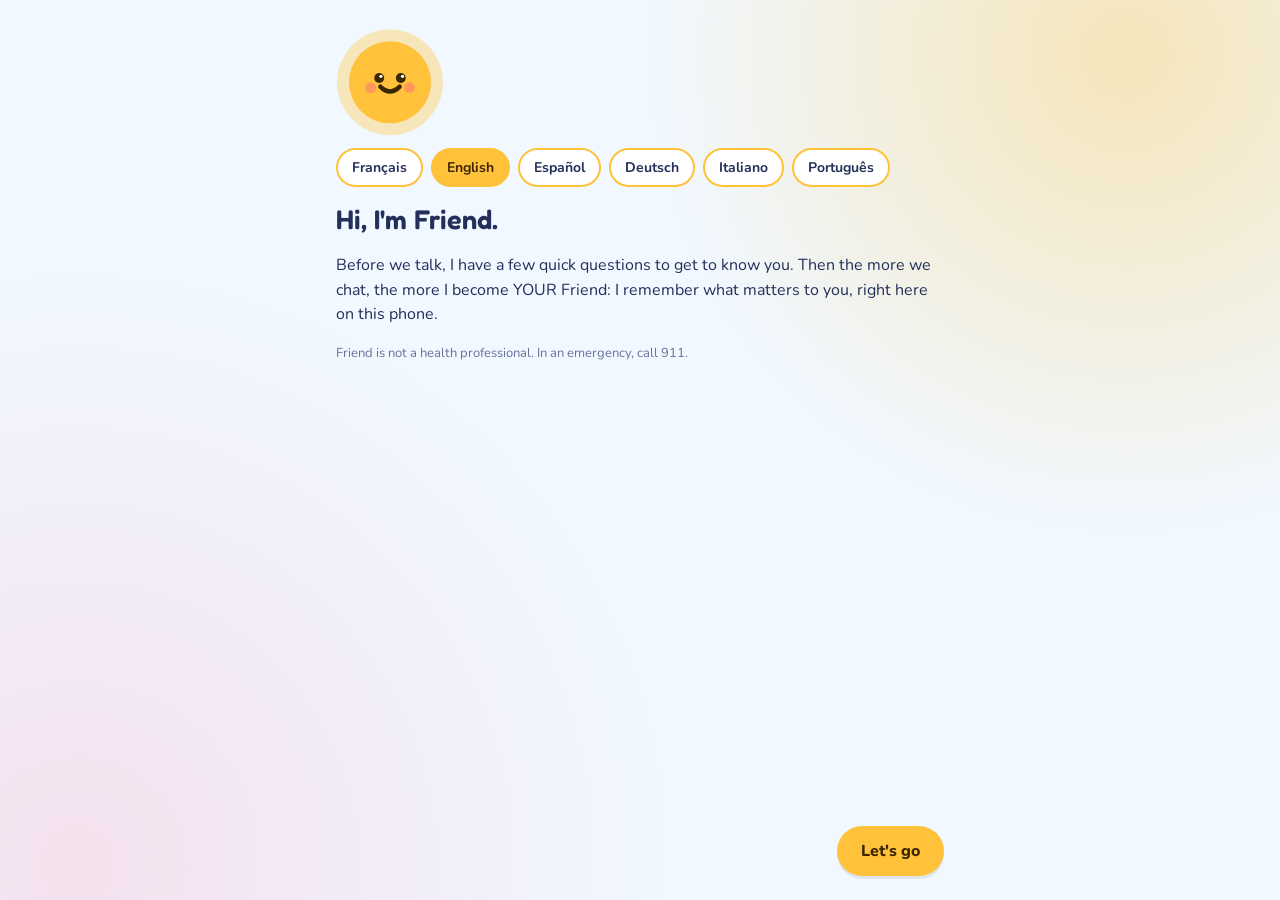
<file: index.html>
<!doctype html>
<html lang="fr">
<head>
<meta charset="utf-8">
<meta name="viewport" content="width=device-width, initial-scale=1, viewport-fit=cover">
<meta name="theme-color" content="#ffc23a">
<meta name="description" content="Friend, un confident IA bienveillant qui t'écoute sans te juger.">
<title>Friend · un confident IA qui t'écoute</title>
<link rel="canonical" href="https://leonoutsa-ux.github.io/friend/">
<meta property="og:type" content="website">
<meta property="og:site_name" content="Friend">
<meta property="og:url" content="https://leonoutsa-ux.github.io/friend/">
<meta property="og:title" content="Friend · un confident IA qui t'écoute, sans te juger">
<meta property="og:description" content="Gratuit, sans compte et sans pub. Parle ou écris à Friend quand tu en as besoin ; tes souvenirs restent sur ton téléphone.">
<meta property="og:image" content="https://leonoutsa-ux.github.io/friend/og-image.png">
<meta property="og:image:width" content="1200">
<meta property="og:image:height" content="630">
<meta property="og:image:alt" content="Friend, un petit visage jaune souriant, et le texte : un confident IA qui t'écoute, sans te juger.">
<meta property="og:locale" content="fr_CA">
<meta name="twitter:card" content="summary_large_image">
<link rel="manifest" href="manifest.webmanifest">
<link rel="icon" type="image/png" href="icons/icon-192.png">
<link rel="apple-touch-icon" href="icons/apple-touch-icon.png">
<meta name="apple-mobile-web-app-capable" content="yes">
<meta name="apple-mobile-web-app-title" content="Friend">
<link rel="preconnect" href="https://fonts.googleapis.com">
<link rel="preconnect" href="https://fonts.gstatic.com" crossorigin>
<link rel="stylesheet" href="https://fonts.googleapis.com/css2?family=Fredoka:wght@500;600&family=Nunito:wght@400;700;800&display=swap">
<link rel="stylesheet" href="css/style.css">
</head>
<body data-hue="sun">
<div class="app">
  <header id="top" hidden>
    <div class="brand">
      <div class="avatar sm" id="avTop"></div>
      <div><h1>Friend</h1><div class="bond" id="bond"></div></div>
    </div>
    <div class="tools">
      <button class="ghost" id="gardenBtn" type="button"></button>
      <button class="ghost" id="modeBtn" type="button"></button>
      <button class="ghost" id="setBtn" type="button"></button>
    </div>
  </header>

  <section class="view onb" id="vOnb" hidden></section>

  <section class="view center" id="vPinAsk" hidden>
    <div class="avatar lg" data-avatar></div>
    <h2 class="q" id="pinAskTitle"></h2>
    <p id="pinAskText"></p>
    <button class="primary" id="pinYes" type="button"></button>
    <button class="link" id="pinLater" type="button"></button>
  </section>

  <section class="view center" id="vPin" hidden>
    <div class="avatar lg" data-avatar></div>
    <h2 class="q" id="pinTitle"></h2>
    <div class="dots" id="pinDots"><i></i><i></i><i></i><i></i></div>
    <p class="msg-err" id="pinMsg" aria-live="polite"></p>
    <div class="pad" id="pad"></div>
    <div id="pinExtra"></div>
  </section>

  <div class="gate" id="gate" hidden></div>

  <section class="view direct" id="vDirect" hidden>
    <button class="stage" id="stage" type="button" data-state="off">
      <span class="ring" aria-hidden="true"></span>
      <div class="avatar xl" data-avatar></div>
    </button>
    <p class="status" id="status" aria-live="polite"></p>
    <p class="heard" id="heard"></p>
    <p class="said" id="said" aria-live="polite"></p>
    <div class="dcontrols"><button class="round" id="micBtn" type="button">🎙</button></div>
    <p class="vnote" id="vnote"></p>
  </section>

  <section class="view" id="vChat" hidden>
    <div id="log" aria-live="polite"></div>
    <form id="form">
      <label for="box" style="position:absolute;left:-9999px">Message</label>
      <textarea id="box" rows="1"></textarea>
      <button class="send" id="send" type="submit" aria-label="Envoyer">
        <svg viewBox="0 0 24 24" fill="none" stroke="currentColor" stroke-width="2.4" stroke-linecap="round" stroke-linejoin="round"><path d="M5 12h14M13 6l6 6-6 6"/></svg>
      </button>
    </form>
  </section>

  <div class="helpbar" id="helpbar" hidden><button class="helplink" id="helpToggle" type="button"></button></div>
</div>

<div class="sheet" id="sheetHelp" hidden><div class="sheet-card helpcard" id="helpBody"></div></div>
<div class="sheet" id="sheetSet" hidden><div class="sheet-card" id="setBody"></div></div>
<div class="sheet" id="sheetGarden" hidden><div class="sheet-card" id="gardenBody"></div></div>

<script type="module" src="js/app.js"></script>
</body>
</html>
</file>
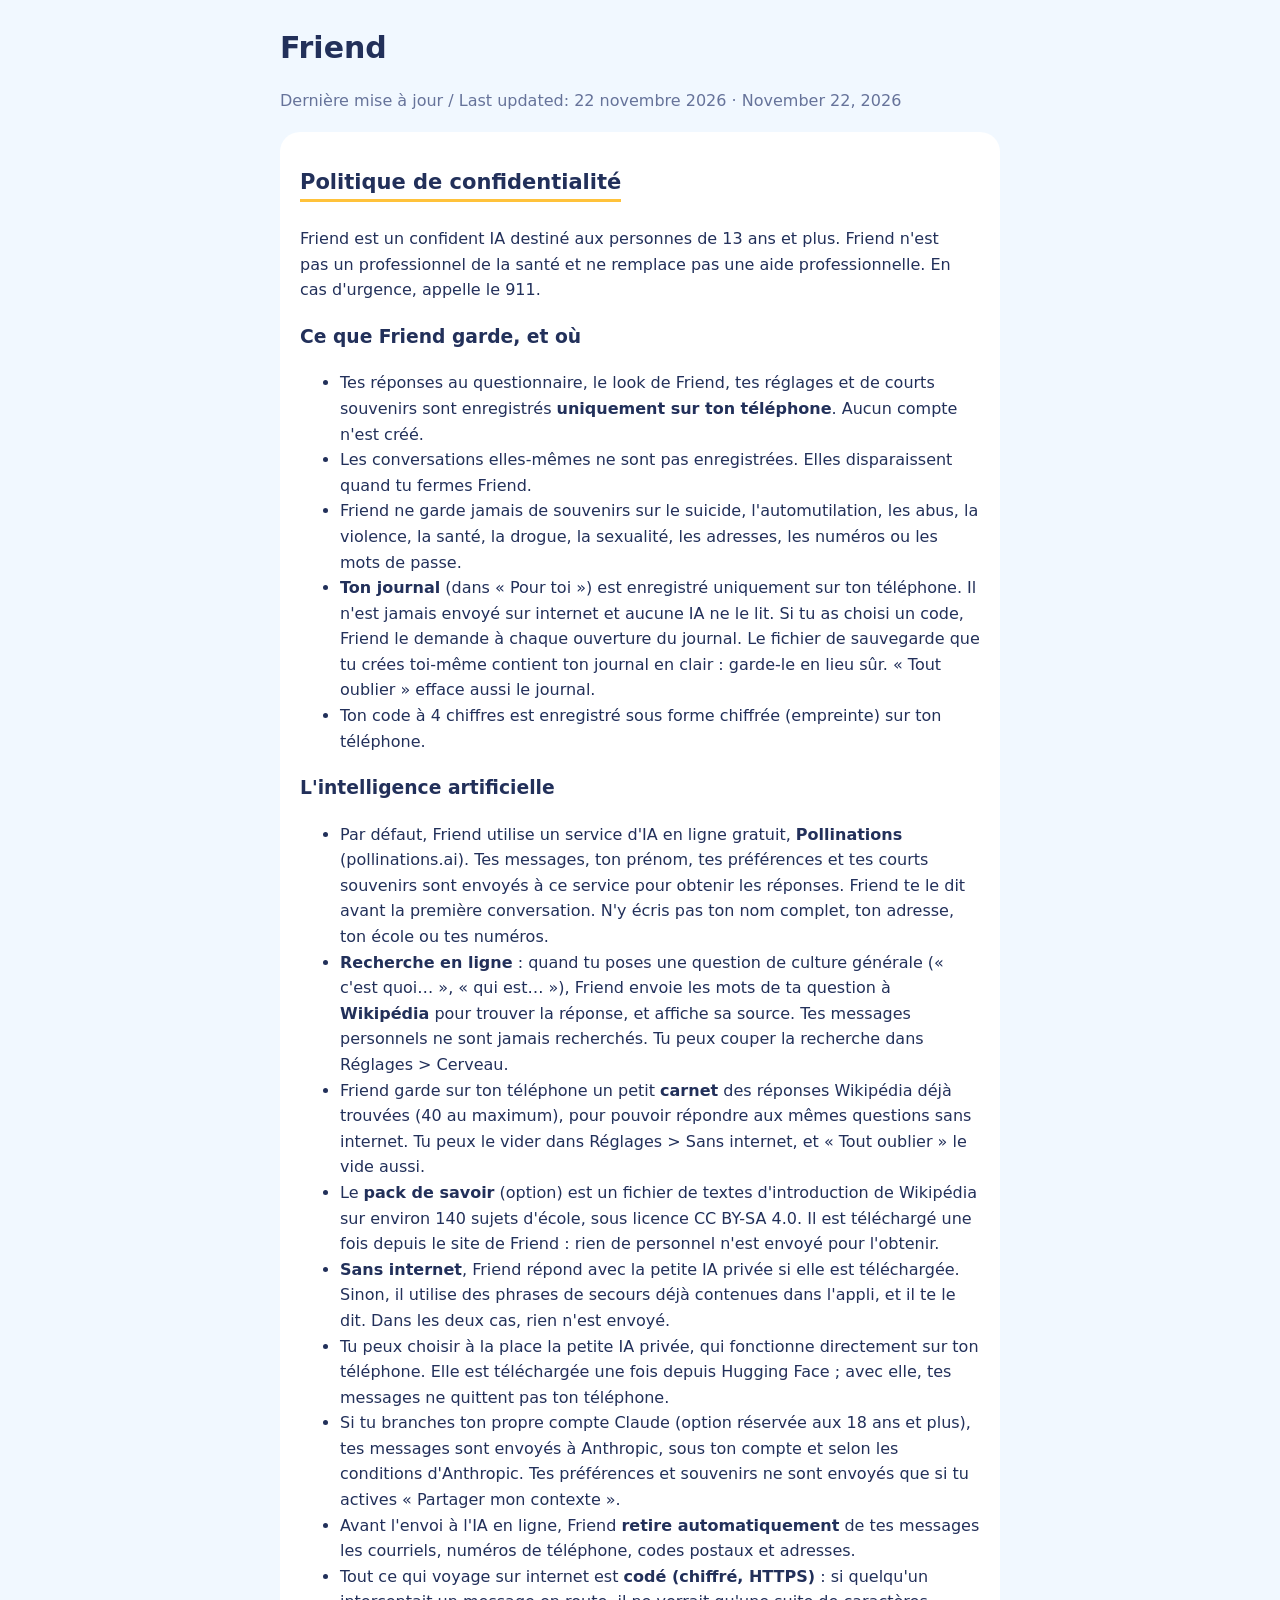
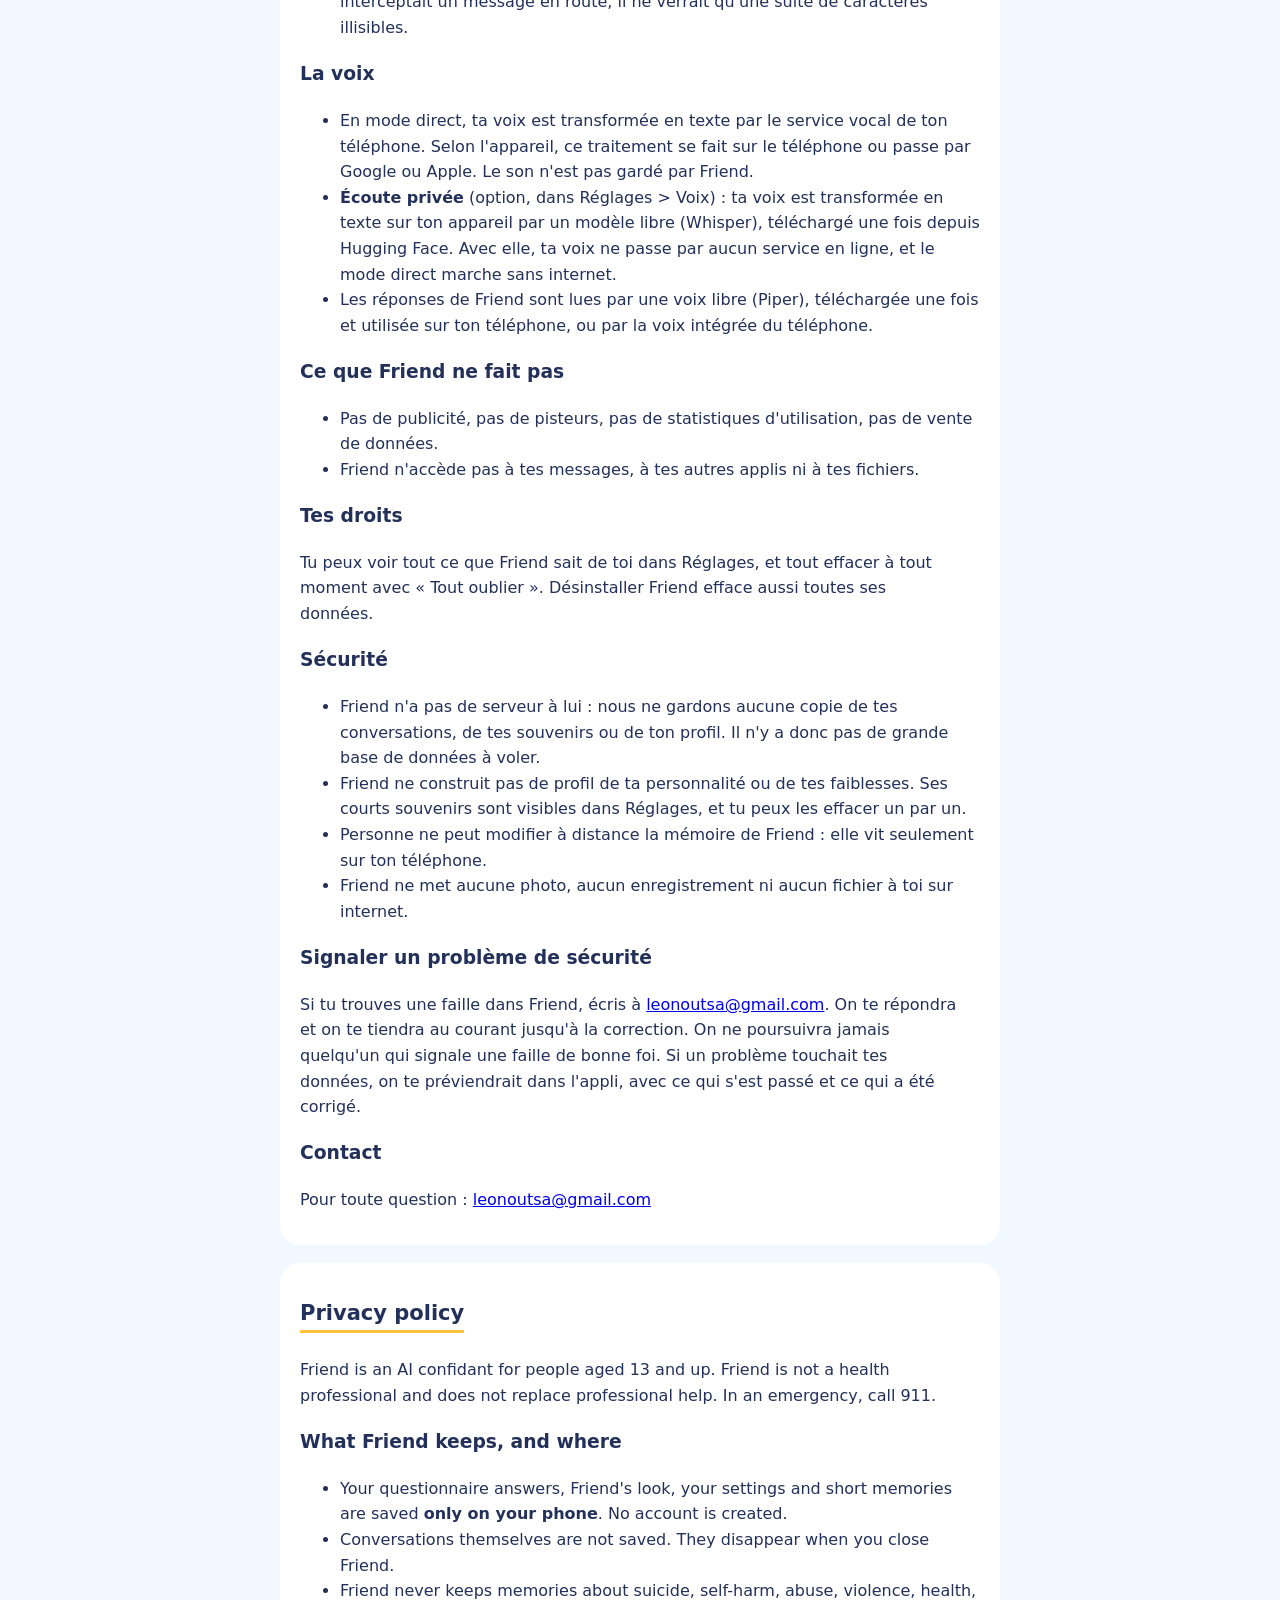
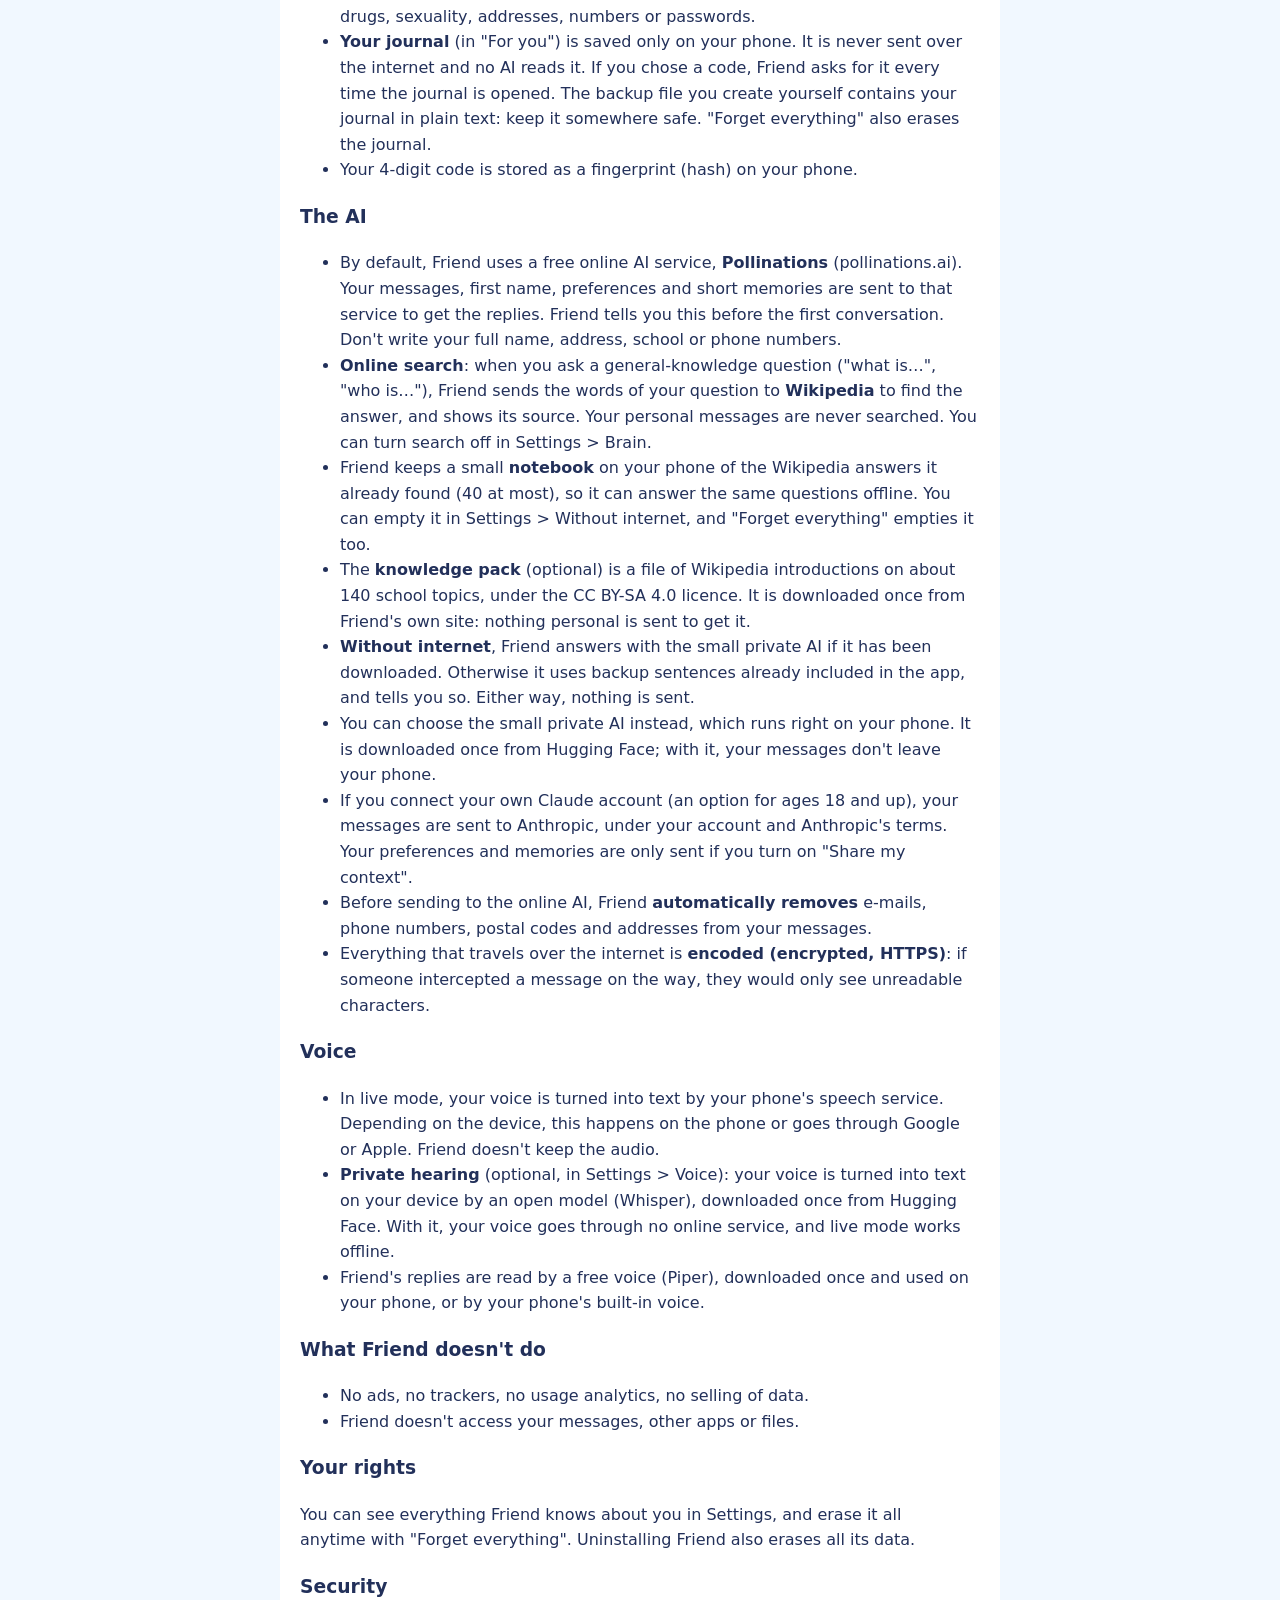
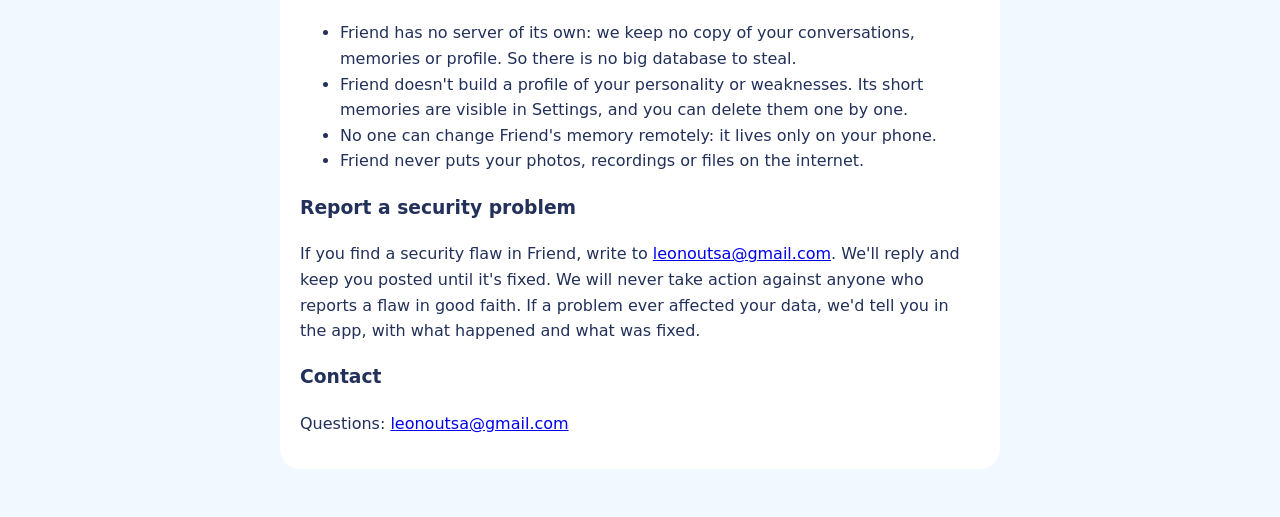
<file: privacy.html>
<!doctype html>
<html lang="fr">
<head>
<meta charset="utf-8">
<meta name="viewport" content="width=device-width, initial-scale=1">
<title>Friend · Confidentialité / Privacy</title>
<style>
  :root { --bg: #f1f8ff; --ink: #22305a; --muted: #66739a; --card: #ffffff; --accent: #ffc23a; }
  @media (prefers-color-scheme: dark) { :root { --bg: #161b36; --ink: #eef2ff; --muted: #a5afd6; --card: #222a52; } }
  body { margin: 0; background: var(--bg); color: var(--ink); font: 16px/1.6 "Nunito", "Segoe UI", system-ui, sans-serif; }
  main { max-width: 720px; margin: 0 auto; padding: 24px max(16px, env(safe-area-inset-left)) 48px; }
  h1 { font-size: 30px; margin: 0 0 4px; }
  h2 { font-size: 21px; margin: 28px 0 8px; border-bottom: 3px solid var(--accent); display: inline-block; }
  section { background: var(--card); border-radius: 20px; padding: 6px 20px 16px; margin-top: 18px; }
  p, li { max-width: 65ch; }
  .muted { color: var(--muted); }
  .fill { background: #fff2c2; color: #3b2600; padding: 0 4px; border-radius: 4px; }
</style>
</head>
<body>
<main>
  <h1>Friend</h1>
  <p class="muted">Dernière mise à jour / Last updated: 22 novembre 2026 · November 22, 2026</p>

  <section lang="fr">
    <h2>Politique de confidentialité</h2>
    <p>Friend est un confident IA destiné aux personnes de 13 ans et plus. Friend n'est pas un professionnel de la santé et ne remplace pas une aide professionnelle. En cas d'urgence, appelle le 911.</p>
    <h3>Ce que Friend garde, et où</h3>
    <ul>
      <li>Tes réponses au questionnaire, le look de Friend, tes réglages et de courts souvenirs sont enregistrés <strong>uniquement sur ton téléphone</strong>. Aucun compte n'est créé.</li>
      <li>Les conversations elles-mêmes ne sont pas enregistrées. Elles disparaissent quand tu fermes Friend.</li>
      <li>Friend ne garde jamais de souvenirs sur le suicide, l'automutilation, les abus, la violence, la santé, la drogue, la sexualité, les adresses, les numéros ou les mots de passe.</li>
      <li><strong>Ton journal</strong> (dans « Pour toi ») est enregistré uniquement sur ton téléphone. Il n'est jamais envoyé sur internet et aucune IA ne le lit. Si tu as choisi un code, Friend le demande à chaque ouverture du journal. Le fichier de sauvegarde que tu crées toi-même contient ton journal en clair : garde-le en lieu sûr. « Tout oublier » efface aussi le journal.</li>
      <li>Ton code à 4 chiffres est enregistré sous forme chiffrée (empreinte) sur ton téléphone.</li>
    </ul>
    <h3>L'intelligence artificielle</h3>
    <ul>
      <li>Par défaut, Friend utilise un service d'IA en ligne gratuit, <strong>Pollinations</strong> (pollinations.ai). Tes messages, ton prénom, tes préférences et tes courts souvenirs sont envoyés à ce service pour obtenir les réponses. Friend te le dit avant la première conversation. N'y écris pas ton nom complet, ton adresse, ton école ou tes numéros.</li>
      <li><strong>Recherche en ligne</strong> : quand tu poses une question de culture générale (« c'est quoi… », « qui est… »), Friend envoie les mots de ta question à <strong>Wikipédia</strong> pour trouver la réponse, et affiche sa source. Tes messages personnels ne sont jamais recherchés. Tu peux couper la recherche dans Réglages &gt; Cerveau.</li>
      <li>Friend garde sur ton téléphone un petit <strong>carnet</strong> des réponses Wikipédia déjà trouvées (40 au maximum), pour pouvoir répondre aux mêmes questions sans internet. Tu peux le vider dans Réglages &gt; Sans internet, et « Tout oublier » le vide aussi.</li>
      <li>Le <strong>pack de savoir</strong> (option) est un fichier de textes d'introduction de Wikipédia sur environ 140 sujets d'école, sous licence CC BY-SA 4.0. Il est téléchargé une fois depuis le site de Friend : rien de personnel n'est envoyé pour l'obtenir.</li>
      <li><strong>Sans internet</strong>, Friend répond avec la petite IA privée si elle est téléchargée. Sinon, il utilise des phrases de secours déjà contenues dans l'appli, et il te le dit. Dans les deux cas, rien n'est envoyé.</li>
      <li>Tu peux choisir à la place la petite IA privée, qui fonctionne directement sur ton téléphone. Elle est téléchargée une fois depuis Hugging Face ; avec elle, tes messages ne quittent pas ton téléphone.</li>
      <li>Si tu branches ton propre compte Claude (option réservée aux 18 ans et plus), tes messages sont envoyés à Anthropic, sous ton compte et selon les conditions d'Anthropic. Tes préférences et souvenirs ne sont envoyés que si tu actives « Partager mon contexte ».</li>
      <li>Avant l'envoi à l'IA en ligne, Friend <strong>retire automatiquement</strong> de tes messages les courriels, numéros de téléphone, codes postaux et adresses.</li>
      <li>Tout ce qui voyage sur internet est <strong>codé (chiffré, HTTPS)</strong> : si quelqu'un interceptait un message en route, il ne verrait qu'une suite de caractères illisibles.</li>
    </ul>
    <h3>La voix</h3>
    <ul>
      <li>En mode direct, ta voix est transformée en texte par le service vocal de ton téléphone. Selon l'appareil, ce traitement se fait sur le téléphone ou passe par Google ou Apple. Le son n'est pas gardé par Friend.</li>
      <li><strong>Écoute privée</strong> (option, dans Réglages &gt; Voix) : ta voix est transformée en texte sur ton appareil par un modèle libre (Whisper), téléchargé une fois depuis Hugging Face. Avec elle, ta voix ne passe par aucun service en ligne, et le mode direct marche sans internet.</li>
      <li>Les réponses de Friend sont lues par une voix libre (Piper), téléchargée une fois et utilisée sur ton téléphone, ou par la voix intégrée du téléphone.</li>
    </ul>
    <h3>Ce que Friend ne fait pas</h3>
    <ul>
      <li>Pas de publicité, pas de pisteurs, pas de statistiques d'utilisation, pas de vente de données.</li>
      <li>Friend n'accède pas à tes messages, à tes autres applis ni à tes fichiers.</li>
    </ul>
    <h3>Tes droits</h3>
    <p>Tu peux voir tout ce que Friend sait de toi dans Réglages, et tout effacer à tout moment avec « Tout oublier ». Désinstaller Friend efface aussi toutes ses données.</p>
    <h3>Sécurité</h3>
    <ul>
      <li>Friend n'a pas de serveur à lui : nous ne gardons aucune copie de tes conversations, de tes souvenirs ou de ton profil. Il n'y a donc pas de grande base de données à voler.</li>
      <li>Friend ne construit pas de profil de ta personnalité ou de tes faiblesses. Ses courts souvenirs sont visibles dans Réglages, et tu peux les effacer un par un.</li>
      <li>Personne ne peut modifier à distance la mémoire de Friend : elle vit seulement sur ton téléphone.</li>
      <li>Friend ne met aucune photo, aucun enregistrement ni aucun fichier à toi sur internet.</li>
    </ul>
    <h3>Signaler un problème de sécurité</h3>
    <p>Si tu trouves une faille dans Friend, écris à <a href="mailto:leonoutsa@gmail.com">leonoutsa@gmail.com</a>. On te répondra et on te tiendra au courant jusqu'à la correction. On ne poursuivra jamais quelqu'un qui signale une faille de bonne foi. Si un problème touchait tes données, on te préviendrait dans l'appli, avec ce qui s'est passé et ce qui a été corrigé.</p>
    <h3>Contact</h3>
    <p>Pour toute question : <a href="mailto:leonoutsa@gmail.com">leonoutsa@gmail.com</a></p>
  </section>

  <section lang="en">
    <h2>Privacy policy</h2>
    <p>Friend is an AI confidant for people aged 13 and up. Friend is not a health professional and does not replace professional help. In an emergency, call 911.</p>
    <h3>What Friend keeps, and where</h3>
    <ul>
      <li>Your questionnaire answers, Friend's look, your settings and short memories are saved <strong>only on your phone</strong>. No account is created.</li>
      <li>Conversations themselves are not saved. They disappear when you close Friend.</li>
      <li>Friend never keeps memories about suicide, self-harm, abuse, violence, health, drugs, sexuality, addresses, numbers or passwords.</li>
      <li><strong>Your journal</strong> (in "For you") is saved only on your phone. It is never sent over the internet and no AI reads it. If you chose a code, Friend asks for it every time the journal is opened. The backup file you create yourself contains your journal in plain text: keep it somewhere safe. "Forget everything" also erases the journal.</li>
      <li>Your 4-digit code is stored as a fingerprint (hash) on your phone.</li>
    </ul>
    <h3>The AI</h3>
    <ul>
      <li>By default, Friend uses a free online AI service, <strong>Pollinations</strong> (pollinations.ai). Your messages, first name, preferences and short memories are sent to that service to get the replies. Friend tells you this before the first conversation. Don't write your full name, address, school or phone numbers.</li>
      <li><strong>Online search</strong>: when you ask a general-knowledge question ("what is…", "who is…"), Friend sends the words of your question to <strong>Wikipedia</strong> to find the answer, and shows its source. Your personal messages are never searched. You can turn search off in Settings &gt; Brain.</li>
      <li>Friend keeps a small <strong>notebook</strong> on your phone of the Wikipedia answers it already found (40 at most), so it can answer the same questions offline. You can empty it in Settings &gt; Without internet, and "Forget everything" empties it too.</li>
      <li>The <strong>knowledge pack</strong> (optional) is a file of Wikipedia introductions on about 140 school topics, under the CC BY-SA 4.0 licence. It is downloaded once from Friend's own site: nothing personal is sent to get it.</li>
      <li><strong>Without internet</strong>, Friend answers with the small private AI if it has been downloaded. Otherwise it uses backup sentences already included in the app, and tells you so. Either way, nothing is sent.</li>
      <li>You can choose the small private AI instead, which runs right on your phone. It is downloaded once from Hugging Face; with it, your messages don't leave your phone.</li>
      <li>If you connect your own Claude account (an option for ages 18 and up), your messages are sent to Anthropic, under your account and Anthropic's terms. Your preferences and memories are only sent if you turn on "Share my context".</li>
      <li>Before sending to the online AI, Friend <strong>automatically removes</strong> e-mails, phone numbers, postal codes and addresses from your messages.</li>
      <li>Everything that travels over the internet is <strong>encoded (encrypted, HTTPS)</strong>: if someone intercepted a message on the way, they would only see unreadable characters.</li>
    </ul>
    <h3>Voice</h3>
    <ul>
      <li>In live mode, your voice is turned into text by your phone's speech service. Depending on the device, this happens on the phone or goes through Google or Apple. Friend doesn't keep the audio.</li>
      <li><strong>Private hearing</strong> (optional, in Settings &gt; Voice): your voice is turned into text on your device by an open model (Whisper), downloaded once from Hugging Face. With it, your voice goes through no online service, and live mode works offline.</li>
      <li>Friend's replies are read by a free voice (Piper), downloaded once and used on your phone, or by your phone's built-in voice.</li>
    </ul>
    <h3>What Friend doesn't do</h3>
    <ul>
      <li>No ads, no trackers, no usage analytics, no selling of data.</li>
      <li>Friend doesn't access your messages, other apps or files.</li>
    </ul>
    <h3>Your rights</h3>
    <p>You can see everything Friend knows about you in Settings, and erase it all anytime with "Forget everything". Uninstalling Friend also erases all its data.</p>
    <h3>Security</h3>
    <ul>
      <li>Friend has no server of its own: we keep no copy of your conversations, memories or profile. So there is no big database to steal.</li>
      <li>Friend doesn't build a profile of your personality or weaknesses. Its short memories are visible in Settings, and you can delete them one by one.</li>
      <li>No one can change Friend's memory remotely: it lives only on your phone.</li>
      <li>Friend never puts your photos, recordings or files on the internet.</li>
    </ul>
    <h3>Report a security problem</h3>
    <p>If you find a security flaw in Friend, write to <a href="mailto:leonoutsa@gmail.com">leonoutsa@gmail.com</a>. We'll reply and keep you posted until it's fixed. We will never take action against anyone who reports a flaw in good faith. If a problem ever affected your data, we'd tell you in the app, with what happened and what was fixed.</p>
    <h3>Contact</h3>
    <p>Questions: <a href="mailto:leonoutsa@gmail.com">leonoutsa@gmail.com</a></p>
  </section>
</main>
</body>
</html>
</file>
<file: css/style.css>
/* Friend — bright, rounded, smiling. One column, phone first. */
:root {
  --bg: #f1f8ff; --surface: #ffffff; --surface2: #f6f9ff; --ink: #22305a; --muted: #66739a; --line: #dbe5f3;
  --accent: #ffc23a; --accent-ink: #3b2600; --me: #ff7b54; --me-ink: #ffffff;
  --glow: rgba(255, 194, 58, .35); --glow2: rgba(255, 143, 177, .22); --face-ink: #3b2600;
  --help: #c2185b; --ok: #13a37a;
  --font-display: "Fredoka", "Nunito", "Segoe UI", system-ui, sans-serif;
  --font-body: "Nunito", "Segoe UI", system-ui, -apple-system, sans-serif;
  color-scheme: light;
}
body[data-hue="bubble"] { --accent: #ff8fb1; --accent-ink: #4a0f24; --me: #e8457a; --glow: rgba(255,143,177,.32); --glow2: rgba(255,194,58,.24); --face-ink: #4a0f24; }
body[data-hue="mint"]   { --accent: #3ddc97; --accent-ink: #063b26; --me: #13a37a; --glow: rgba(61,220,151,.30); --glow2: rgba(108,199,255,.24); --face-ink: #063b26; }
body[data-hue="sky"]    { --accent: #6cc7ff; --accent-ink: #062a44; --me: #2f8fe0; --glow: rgba(108,199,255,.32); --glow2: rgba(61,220,151,.22); --face-ink: #062a44; }
body[data-hue="grape"]  { --accent: #b48cff; --accent-ink: #2b1052; --me: #7c4dff; --glow: rgba(180,140,255,.32); --glow2: rgba(255,143,177,.22); --face-ink: #2b1052; }
body[data-hue="peach"]  { --accent: #ffab76; --accent-ink: #4a2108; --me: #f0612d; --glow: rgba(255,171,118,.34); --glow2: rgba(108,199,255,.22); --face-ink: #4a2108; }
@media (prefers-color-scheme: dark) {
  :root:not([data-theme="light"]) {
    --bg: #161b36; --surface: #222a52; --surface2: #1b2245; --ink: #eef2ff; --muted: #a5afd6; --line: #343d6e;
    --glow: rgba(255,194,58,.18); --glow2: rgba(255,143,177,.14); --help: #ff8fb1; --ok: #6fe3b5; color-scheme: dark;
    --soil: #5a3a27; --soil2: #472e1f; --sky: #1d2a52;
  }
}
:root[data-theme="dark"] {
    --bg: #161b36; --surface: #222a52; --surface2: #1b2245; --ink: #eef2ff; --muted: #a5afd6; --line: #343d6e;
    --glow: rgba(255,194,58,.18); --glow2: rgba(255,143,177,.14); --help: #ff8fb1; --ok: #6fe3b5; color-scheme: dark;
    --soil: #5a3a27; --soil2: #472e1f; --sky: #1d2a52;
}

* { box-sizing: border-box; }
[hidden] { display: none !important; }
html, body { height: 100%; margin: 0; }
body {
  background: var(--bg);
  background-image: radial-gradient(circle at 88% 6%, var(--glow) 0, transparent 34%), radial-gradient(circle at 6% 96%, var(--glow2) 0, transparent 40%);
  background-attachment: fixed;
  color: var(--ink); font: 16px/1.55 var(--font-body);
  -webkit-tap-highlight-color: transparent;
}
button { font: inherit; color: inherit; }
button:focus-visible, textarea:focus-visible, input:focus-visible, select:focus-visible, a:focus-visible { outline: 3px solid var(--accent); outline-offset: 2px; }

.app {
  height: 100%; max-width: 640px; margin: 0 auto; display: flex; flex-direction: column;
  padding: env(safe-area-inset-top, 0px) max(16px, env(safe-area-inset-right, 0px)) env(safe-area-inset-bottom, 0px) max(16px, env(safe-area-inset-left, 0px));
}
.view { flex: 1; min-height: 0; display: flex; flex-direction: column; }

/* Header */
header { display: flex; align-items: center; justify-content: space-between; gap: 10px; padding-block: 14px 8px; }
.brand { display: flex; align-items: center; gap: 10px; min-width: 0; }
.brand h1 { font: 600 28px/1.1 var(--font-display); margin: 0; }
.bond { font-size: 12px; color: var(--muted); font-weight: 700; letter-spacing: .02em; }
.tools { display: flex; gap: 6px; flex: none; }
.ghost { background: var(--surface); border: 1.5px solid var(--line); color: var(--ink); font: 700 13px var(--font-body); padding: 8px 12px; border-radius: 999px; cursor: pointer; white-space: nowrap; }
.ghost:hover { border-color: var(--accent); }
.danger { color: var(--help); border-color: var(--help); }

/* Avatars */
.avatar { flex: none; animation: bob 3.2s ease-in-out infinite; }
.avatar svg { width: 100%; height: 100%; display: block; overflow: visible; }
.avatar.sm { width: 44px; height: 44px; }
.avatar.lg { width: 108px; height: 108px; }
.avatar.xl { width: min(56vw, 240px); height: min(56vw, 240px); }
.av-body, .av-body * { fill: var(--accent); transition: fill .3s; }
.av-soft { stroke: var(--accent); stroke-width: 8; stroke-linejoin: round; }
.av-glow { fill: var(--glow); }
.av-ink { fill: var(--face-ink); }
.av-hl { fill: #ffffff; }
.av-cheek { fill: rgba(255, 92, 138, .42); }
.av-line { fill: none; stroke: var(--face-ink); stroke-linecap: round; }
.av-lens { fill: rgba(255, 255, 255, .3); stroke: var(--face-ink); stroke-width: 3; }
.av-frame { fill: none; stroke: var(--face-ink); stroke-width: 3; stroke-linecap: round; }
.av-acc { fill: var(--me); stroke: var(--me); stroke-width: 3; stroke-linejoin: round; }
.av-gold { fill: #ffd23f; stroke: var(--face-ink); stroke-width: 2.5; stroke-linejoin: round; }
.av-eyes { transform-box: fill-box; transform-origin: center; animation: blink 5s infinite; }
@keyframes bob { 0%, 100% { transform: translateY(0) rotate(-3deg); } 50% { transform: translateY(-3px) rotate(3deg); } }
@keyframes blink { 0%, 94%, 100% { transform: scaleY(1); } 97% { transform: scaleY(.1); } }

/* Onboarding and centered screens */
.onb { overflow-y: auto; gap: 22px; padding-block: 24px; }
.center { align-items: center; justify-content: center; text-align: center; gap: 16px; padding-block: 24px; overflow-y: auto; }
.center p { margin: 0; max-width: 46ch; color: var(--muted); }
.steps { display: flex; gap: 6px; }
.steps i { height: 6px; flex: 1; border-radius: 6px; background: var(--line); }
.steps i.on { background: var(--accent); }
.q { font: 600 27px/1.25 var(--font-display); margin: 0; text-wrap: balance; }
.hint { color: var(--muted); margin: -12px 0 0; font-size: 14px; }
.opts { display: grid; gap: 10px; }
.opt { text-align: left; background: var(--surface); border: 2px solid var(--line); font: 700 16px var(--font-body); padding: 14px 16px; border-radius: 18px; cursor: pointer; display: flex; justify-content: space-between; align-items: center; gap: 10px; }
.opt small { display: block; font-weight: 400; color: var(--muted); font-size: 13px; }
.opt[aria-pressed="true"] { border-color: var(--accent); box-shadow: 0 0 0 4px var(--glow); }
.opt .tick { width: 22px; height: 22px; border-radius: 50%; border: 2px solid var(--line); flex: none; }
.opt[aria-pressed="true"] .tick { background: var(--accent); border-color: var(--accent); }
.field { font: 18px var(--font-body); color: var(--ink); background: var(--surface); border: 2px solid var(--line); border-radius: 18px; padding: 14px 16px; width: 100%; }
.nav { display: flex; justify-content: space-between; gap: 10px; margin-top: auto; padding-top: 8px; }
.primary { background: var(--accent); color: var(--accent-ink); border: none; font: 800 16px var(--font-body); padding: 14px 24px; border-radius: 999px; cursor: pointer; box-shadow: 0 3px 0 rgba(0,0,0,.08); }
.primary:disabled { opacity: .4; cursor: default; }
.link { background: none; border: none; color: var(--muted); font: 700 15px var(--font-body); cursor: pointer; padding: 12px 4px; }
.intro { display: flex; flex-direction: column; gap: 16px; align-items: flex-start; }
.intro p { margin: 0; max-width: 60ch; }
.fine { font-size: 13px; color: var(--muted); }

/* PIN */
.dots { display: flex; gap: 14px; justify-content: center; }
.dots i { width: 16px; height: 16px; border-radius: 50%; border: 2.5px solid var(--accent); }
.dots i.on { background: var(--accent); }
.dots.shake { animation: shake .35s; }
@keyframes shake { 25% { transform: translateX(-8px); } 75% { transform: translateX(8px); } }
.pad { display: grid; grid-template-columns: repeat(3, 72px); gap: 14px; justify-content: center; }
.key { width: 72px; height: 72px; border-radius: 50%; border: none; background: var(--surface); font: 600 26px var(--font-display); cursor: pointer; box-shadow: 0 3px 0 var(--line); }
.key:active { transform: translateY(2px); box-shadow: none; }
.key.blank { visibility: hidden; }
.msg-err { color: var(--help) !important; font-weight: 700; min-height: 1.5em; }

/* Brain gate */
.gate { background: var(--surface); border: 2px solid var(--line); border-radius: 20px; padding: 16px; margin-bottom: 10px; display: grid; gap: 10px; }
.gate h2 { font: 600 20px var(--font-display); margin: 0; }
.gate p { margin: 0; color: var(--muted); font-size: 14px; }
.bar { height: 10px; border-radius: 10px; background: var(--line); overflow: hidden; }
.bar i { display: block; height: 100%; background: var(--accent); border-radius: 10px; transition: width .3s; }
.gate .row { display: flex; gap: 8px; flex-wrap: wrap; }

/* Live mode */
.direct { align-items: center; justify-content: center; gap: 10px; text-align: center; padding-block: 8px; }
.stage { position: relative; background: none; border: none; padding: 18px; cursor: pointer; border-radius: 50%; }
.ring { position: absolute; inset: 0; border-radius: 50%; border: 4px solid var(--accent); opacity: 0; }
.stage[data-state="listening"] .ring { animation: ring 1.6s ease-out infinite; }
.stage[data-state="thinking"] .avatar { animation: think 1.2s ease-in-out infinite; }
.stage[data-state="speaking"] .avatar { animation: talk .5s ease-in-out infinite; }
.stage[data-state="speaking"] .av-mouth { transform-box: fill-box; transform-origin: center top; animation: mouth .28s ease-in-out infinite alternate; }
@keyframes ring { 0% { transform: scale(.85); opacity: .7; } 100% { transform: scale(1.15); opacity: 0; } }
@keyframes think { 0%, 100% { transform: rotate(-6deg); } 50% { transform: rotate(6deg); } }
@keyframes talk { 0%, 100% { transform: scale(1); } 50% { transform: scale(1.04); } }
@keyframes mouth { from { transform: scaleY(1); } to { transform: scaleY(1.6); } }
.status { font: 600 20px var(--font-display); margin: 0; }
.heard { margin: 0; color: var(--muted); font-style: italic; min-height: 1.5em; max-width: 34ch; }
.said { margin: 0; font-size: 18px; max-width: 34ch; max-height: 30vh; overflow-y: auto; }
.dcontrols { display: flex; gap: 12px; align-items: center; justify-content: center; padding-top: 6px; }
.round { width: 64px; height: 64px; border-radius: 50%; border: none; background: var(--accent); color: var(--accent-ink); font-size: 26px; cursor: pointer; box-shadow: 0 4px 0 rgba(0,0,0,.1); }
.round.off { background: var(--surface); color: var(--muted); border: 2px solid var(--line); }
.vnote { font-size: 12px; color: var(--muted); max-width: 40ch; margin: 0; }

/* Chat */
#log { flex: 1; min-height: 0; overflow-y: auto; display: flex; flex-direction: column; gap: 12px; padding-block: 8px 16px; }
.msg { max-width: 85%; padding: 11px 15px; border-radius: 22px; white-space: pre-wrap; overflow-wrap: anywhere; box-shadow: 0 2px 0 rgba(34,48,90,.06); }
.ami { align-self: flex-start; background: var(--surface); border: 1.5px solid var(--line); border-bottom-left-radius: 6px; }
.me { align-self: flex-end; background: var(--me); color: var(--me-ink); border-bottom-right-radius: 6px; }
.welcome { font: 500 22px/1.35 var(--font-display); border: none; background: none; box-shadow: none; padding: 4px 0 0; max-width: 100%; }
.note { align-self: center; font-size: 13px; color: var(--muted); text-align: center; max-width: 90%; }
.learned { align-self: center; font-size: 12px; color: var(--me); font-weight: 800; letter-spacing: .03em; }
.typing { display: inline-flex; gap: 5px; padding-block: 4px; }
.typing i { width: 7px; height: 7px; border-radius: 50%; background: var(--muted); animation: tb 1.2s infinite ease-in-out; }
.typing i:nth-child(2) { animation-delay: .15s; } .typing i:nth-child(3) { animation-delay: .3s; }
@keyframes tb { 0%, 80%, 100% { opacity: .3; transform: translateY(0); } 40% { opacity: 1; transform: translateY(-3px); } }
.chips { display: flex; flex-wrap: wrap; gap: 8px; }
.chip { background: var(--surface); border: 2px solid var(--accent); font: 700 14px var(--font-body); padding: 8px 14px; border-radius: 999px; cursor: pointer; }
.chip.on { background: var(--accent); color: var(--accent-ink); }
form { display: flex; gap: 8px; align-items: flex-end; padding-block: 8px 6px; }
textarea { flex: 1; min-width: 0; resize: none; max-height: 140px; font: 16px/1.45 var(--font-body); color: var(--ink); background: var(--surface); border: 1.5px solid var(--line); border-radius: 22px; padding: 11px 16px; }
textarea::placeholder { color: var(--muted); }
.send { flex: none; width: 48px; height: 48px; border-radius: 50%; border: none; cursor: pointer; background: var(--accent); color: var(--accent-ink); display: grid; place-items: center; }
.send:disabled { opacity: .45; cursor: default; }
.send svg { width: 20px; height: 20px; }

.helpbar { padding-block: 4px 12px; text-align: center; }
.helplink { background: none; border: none; color: var(--help); font: 800 13px var(--font-body); cursor: pointer; text-decoration: underline; text-underline-offset: 3px; }

/* Sheets (help, settings) */
.sheet { position: fixed; inset: 0; z-index: 20; background: rgba(15, 20, 45, .45); display: flex; align-items: flex-end; justify-content: center; }
.sheet-card { background: var(--bg); width: 100%; max-width: 640px; max-height: 92%; overflow-y: auto; border-radius: 26px 26px 0 0; padding: 18px max(16px, env(safe-area-inset-right, 0px)) calc(20px + env(safe-area-inset-bottom, 0px)) max(16px, env(safe-area-inset-left, 0px)); }
.sheet-head { display: flex; justify-content: space-between; align-items: center; gap: 10px; position: sticky; top: -18px; background: var(--bg); padding-block: 6px; z-index: 1; }
.sheet-head h2 { font: 600 24px var(--font-display); margin: 0; }
.helpcard p { margin: 8px 0 14px; }
.lines { display: grid; gap: 10px; }
.line { display: flex; justify-content: space-between; align-items: center; gap: 12px; background: var(--surface); border-radius: 18px; padding: 12px 16px; text-decoration: none; color: var(--ink); border: 2px solid var(--line); }
.line strong { font: 600 20px var(--font-display); font-variant-numeric: tabular-nums; white-space: nowrap; }
.line small { display: block; color: var(--muted); }
.severe { background: var(--surface); border-left: 6px solid var(--help); border-radius: 14px; padding: 12px 14px; font-weight: 700; }

.sec { background: var(--surface); border-radius: 20px; padding: 14px 16px; margin-top: 12px; }
.sec h3 { font: 600 18px var(--font-display); margin: 0 0 8px; }
.sub { margin: 12px 0 8px; font-weight: 800; font-size: 13px; }
.look { display: flex; align-items: center; gap: 14px; }
.look p { margin: 0; color: var(--muted); }
.pick-grid { display: grid; grid-template-columns: repeat(4, minmax(0, 1fr)); gap: 8px; }
.pick-grid.five { grid-template-columns: repeat(5, minmax(0, 1fr)); }
.pick { background: var(--surface2); border: 2px solid transparent; border-radius: 16px; padding: 8px 4px 6px; cursor: pointer; display: flex; flex-direction: column; align-items: center; gap: 4px; font: 700 11px var(--font-body); min-width: 0; }
.pick svg { width: 100%; max-width: 56px; aspect-ratio: 1; overflow: visible; }
.pick span { max-width: 100%; overflow: hidden; text-overflow: ellipsis; white-space: nowrap; }
.pick[aria-pressed="true"] { border-color: var(--accent); background: var(--surface); box-shadow: 0 0 0 3px var(--glow); }
.swatches { display: flex; gap: 10px; flex-wrap: wrap; }
.sw { width: 40px; height: 40px; border-radius: 50%; border: 3px solid transparent; cursor: pointer; padding: 0; }
.sw[aria-pressed="true"] { border-color: var(--ink); }
.choice { display: grid; gap: 8px; }
.choice .opt { padding: 10px 14px; font-size: 15px; border-radius: 14px; }
.setrow { display: flex; justify-content: space-between; align-items: center; gap: 12px; padding-block: 8px; }
.setrow > span { min-width: 0; }
.setrow small { display: block; color: var(--muted); font-size: 12px; }
.switch { position: relative; width: 50px; height: 30px; flex: none; }
.switch input { position: absolute; opacity: 0; inset: 0; margin: 0; cursor: pointer; }
.switch span { position: absolute; inset: 0; border-radius: 30px; background: var(--line); transition: background .2s; pointer-events: none; }
.switch span::after { content: ""; position: absolute; width: 24px; height: 24px; top: 3px; left: 3px; border-radius: 50%; background: #fff; transition: transform .2s; box-shadow: 0 1px 3px rgba(0,0,0,.2); }
.switch input:checked + span { background: var(--accent); }
.switch input:checked + span::after { transform: translateX(20px); }
.switch input:focus-visible + span { outline: 3px solid var(--accent); outline-offset: 2px; }
.input, select { font: 15px var(--font-body); color: var(--ink); background: var(--surface2); border: 1.5px solid var(--line); border-radius: 12px; padding: 10px 12px; width: 100%; }
input[type="range"] { width: 100%; accent-color: var(--accent); }
.btnrow { display: flex; gap: 8px; flex-wrap: wrap; margin-top: 10px; }
.state { font-weight: 800; }
.state.ready { color: var(--ok); }
.sec ul { margin: 0; padding-left: 18px; display: grid; gap: 4px; }
.empty { color: var(--muted); margin: 0; font-size: 14px; }

.toast { position: fixed; left: 50%; bottom: calc(24px + env(safe-area-inset-bottom, 0px)); transform: translateX(-50%); background: var(--ink); color: var(--bg); padding: 10px 16px; border-radius: 999px; font-weight: 700; font-size: 14px; z-index: 30; max-width: calc(100% - 32px); text-align: center; }

@media (prefers-reduced-motion: reduce) {
  .avatar, .av-eyes, .ring, .typing i, .stage .avatar, .av-mouth { animation: none !important; }
}

/* Mood garden */
:root { --m1: #7b8cff; --m2: #6cc7ff; --m3: #ffd166; --m4: #ff9f6b; --m5: #ff6fa8; --soil: #8a5a3b; --soil2: #6e4630; --sky: #dff1ff; }

.moods { display: grid; grid-template-columns: repeat(5, minmax(0, 1fr)); gap: 6px; }
.gmood { border: 2px solid var(--line); background: var(--surface2); border-radius: 16px; padding: 8px 2px 6px; cursor: pointer; display: grid; justify-items: center; gap: 4px; font: 700 11px var(--font-body); min-width: 0; }
.gmood svg { width: 38px; height: 38px; }
.gmood span { max-width: 100%; overflow: hidden; text-overflow: ellipsis; white-space: nowrap; }
.gmood[aria-pressed="true"] { border-color: var(--accent); background: var(--surface); box-shadow: 0 0 0 3px var(--glow); }
.gnote { width: 100%; margin-top: 10px; font: 15px/1.45 var(--font-body); color: var(--ink); background: var(--surface2); border: 1.5px solid var(--line); border-radius: 14px; padding: 10px 12px; resize: vertical; }
.weeknav { display: flex; justify-content: space-between; align-items: center; gap: 8px; margin-bottom: 10px; }
.wlabel { font: 600 15px var(--font-display); text-align: center; }
.ghost:disabled { opacity: .4; cursor: default; }
.garden { border-radius: 20px; overflow: hidden; background: linear-gradient(var(--sky), var(--surface2) 75%); border: 1.5px solid var(--line); }
.plots { display: grid; grid-template-columns: repeat(7, minmax(0, 1fr)); gap: 2px; padding: 12px 6px 0; }
.plot { display: grid; align-content: end; min-height: 140px; }
.plot button { all: unset; cursor: pointer; display: grid; justify-items: center; width: 100%; }
.plot button:focus-visible { outline: 3px solid var(--accent); border-radius: 10px; }
.plot svg { width: 100%; max-width: 70px; height: auto; overflow: visible; }
.plot .day { font: 700 10px var(--font-body); color: var(--muted); padding-block: 4px 6px; white-space: nowrap; }
.plot.today .day { color: var(--me); }
.ground { height: 16px; background: repeating-linear-gradient(90deg, var(--soil) 0 14px, var(--soil2) 14px 28px); }
.example { font-size: 12px; color: var(--muted); text-align: center; margin: 0; padding: 6px 10px 10px; }
.gstats { display: grid; grid-template-columns: repeat(3, minmax(0, 1fr)); gap: 8px; }
.gstat { background: var(--surface2); border-radius: 14px; padding: 10px; min-width: 0; }
.gstat b { display: block; font: 600 22px var(--font-display); font-variant-numeric: tabular-nums; overflow-wrap: anywhere; }
.gstat span { font-size: 11px; color: var(--muted); font-weight: 800; }
.sway { transform-box: fill-box; transform-origin: 50% 100%; animation: sway 4s ease-in-out infinite; }
.grow { transform-box: fill-box; transform-origin: 50% 100%; animation: grow .9s cubic-bezier(.2,1.4,.4,1); }
@keyframes sway { 0%, 100% { transform: rotate(-2.5deg); } 50% { transform: rotate(2.5deg); } }
@keyframes grow { from { transform: scale(.2); } to { transform: scale(1); } }
.ghost.dot { position: relative; }
.ghost.dot::after { content: ""; position: absolute; top: 3px; right: 3px; width: 8px; height: 8px; border-radius: 50%; background: var(--me); }
@media (prefers-reduced-motion: reduce) { .sway, .grow { animation: none !important; } }
@media (max-width: 400px) { .tools .ghost { padding: 7px 9px; font-size: 12px; } }
@media (max-width: 440px) {
  .brand h1 { font-size: 22px; }
  .bond { display: none; }
  .avatar.sm { width: 36px; height: 36px; }
  .brand { gap: 6px; }
}

/* For you: activities */
.tiles { display: grid; grid-template-columns: repeat(2, minmax(0, 1fr)); gap: 10px; margin-top: 8px; }
.tile { position: relative; text-align: left; background: var(--surface); border: 2px solid var(--line); border-radius: 20px; padding: 14px; cursor: pointer; display: grid; gap: 8px; color: var(--ink); min-width: 0; }
.tile:hover { border-color: var(--accent); }
.tile-ic { font-size: 30px; line-height: 1; }
.tile-tx b { display: block; font: 600 17px/1.2 var(--font-display); }
.tile-tx small { color: var(--muted); font-size: 13px; }
.badge { position: absolute; top: 10px; right: 10px; min-width: 22px; height: 22px; border-radius: 11px; background: var(--me); color: var(--me-ink); font: 800 12px/22px var(--font-body); text-align: center; padding: 0 6px; }
.primary.small, .ghost.small { padding: 7px 12px; font-size: 13px; }
.input[type="date"] { margin-top: 6px; }
.caps { display: grid; gap: 10px; }
.cap { background: var(--surface2); border-radius: 16px; padding: 10px 12px; }
.cap-top { display: flex; align-items: center; gap: 10px; flex-wrap: wrap; }
.cap-ic { font-size: 22px; }
.cap-info { flex: 1; min-width: 0; }
.cap-info b { display: block; font: 600 15px var(--font-display); }
.cap-info small { color: var(--muted); font-size: 12px; }
.cap-text { white-space: pre-wrap; overflow-wrap: anywhere; margin: 6px 0 0; background: var(--surface); border-radius: 12px; padding: 10px 12px; font-size: 15px; }
.fmap { position: relative; height: 92px; margin: 6px 0 4px; }
.fpath { position: absolute; left: 0; right: 0; bottom: 14px; height: 12px; border-radius: 12px; background: repeating-linear-gradient(90deg, var(--line) 0 14px, transparent 14px 22px); }
.ffill { height: 100%; border-radius: 12px; background: var(--accent); width: 0; transition: width 1s linear; }
.fwalker { position: absolute; bottom: 20px; left: 0; width: 44px; height: 44px; transition: left 1s linear; animation: none; }
.fwalker.walking { animation: hop .6s ease-in-out infinite; }
@keyframes hop { 0%, 100% { transform: translateY(0); } 50% { transform: translateY(-6px); } }
.fflag { position: absolute; right: -4px; bottom: 26px; font-size: 22px; }
.fclock { font: 600 44px/1 var(--font-display); text-align: center; margin: 4px 0; font-variant-numeric: tabular-nums; }
.unlock { display: flex; align-items: center; gap: 12px; }
.unlock p { margin: 0; font-weight: 800; }
.qtext { font: 600 19px/1.3 var(--font-display); margin: 4px 0 10px; text-wrap: balance; }
.opt.right { border-color: var(--ok); box-shadow: 0 0 0 3px color-mix(in srgb, var(--ok) 25%, transparent); }
.opt.wrong { border-color: var(--help); }
.opt:disabled { cursor: default; }
.qscore { font: 600 52px/1 var(--font-display); text-align: center; margin: 8px 0; font-variant-numeric: tabular-nums; }
.pick.locked { opacity: .55; cursor: not-allowed; }
@media (prefers-reduced-motion: reduce) { .fwalker.walking { animation: none; } .ffill, .fwalker { transition: none; } }
@media (max-width: 400px) { .brand h1 { display: none; } }
.challenge { border: 2px dashed var(--accent); }
.ch-text { font: 600 21px/1.35 var(--font-display); margin: 0 0 12px; text-wrap: balance; }

.week .gstats { grid-template-columns: repeat(4, minmax(0, 1fr)); }
.week { margin-top: 4px; }
.av-open { fill: var(--face-ink) !important; }

/* Text size */
:root[data-text="large"] body { zoom: 1.12; }
:root[data-text="xlarge"] body { zoom: 1.25; }
.seg { display: flex; gap: 6px; flex-wrap: wrap; }
.seg .chip { padding: 7px 12px; }
/* Quick actions under the welcome */
.quick { display: flex; flex-wrap: wrap; gap: 8px; }
.quick .chip { border-style: dashed; }
/* Breathing */
.breathe { display: grid; justify-items: center; gap: 14px; padding-block: 10px; }
.bcircle { width: 180px; height: 180px; border-radius: 50%; background: radial-gradient(circle, var(--accent) 0 40%, var(--glow) 41% 100%); transform: scale(.55); transition: transform 4s ease-in-out; display: grid; place-items: center; }
.bcircle .avatar { width: 80px; height: 80px; animation: none; }
.bcircle.in { transform: scale(1); }
.bcircle.hold { transform: scale(1); }
.bcircle.out { transform: scale(.55); }
.bphase { font: 600 24px var(--font-display); margin: 0; min-height: 1.3em; }
@media (prefers-reduced-motion: reduce) { .bcircle { transition: none; } }
/* Memory list with delete buttons */
.memlist { list-style: none; padding: 0 !important; }
.memlist li { display: flex; justify-content: space-between; align-items: center; gap: 8px; background: var(--surface2); border-radius: 12px; padding: 6px 6px 6px 12px; }
.memlist li span { min-width: 0; overflow-wrap: anywhere; }
.xbtn { flex: none; width: 30px; height: 30px; border-radius: 50%; border: 1.5px solid var(--line); background: var(--surface); color: var(--muted); cursor: pointer; font-size: 15px; line-height: 1; }

/* 1.9: search source, month view, gratitude, badges, letter */
.src { align-self: flex-start; font-size: 12px; font-weight: 800; color: var(--muted); margin-top: -6px; padding-left: 4px; text-underline-offset: 3px; }
.status-line { color: var(--muted); font-size: 14px; }
.month { display: grid; grid-template-columns: repeat(7, minmax(0, 1fr)); gap: 6px; justify-items: center; }
.mhead { font: 800 11px var(--font-body); color: var(--muted); text-transform: uppercase; }
.mday { width: 100%; max-width: 40px; aspect-ratio: 1; border-radius: 50%; border: 2px solid var(--line); background: var(--surface2); color: var(--muted); font: 700 12px var(--font-body); font-variant-numeric: tabular-nums; cursor: pointer; padding: 0; }
.mday:disabled { opacity: .35; cursor: default; }
.mday.today { border-color: var(--ink); }
.mday.m1 { background: var(--m1); } .mday.m2 { background: var(--m2); } .mday.m3 { background: var(--m3); } .mday.m4 { background: var(--m4); } .mday.m5 { background: var(--m5); }
.mday.m1, .mday.m2, .mday.m3, .mday.m4, .mday.m5 { color: #1d2233; border-color: transparent; }
.mday.today.m1, .mday.today.m2, .mday.today.m3, .mday.today.m4, .mday.today.m5 { border-color: var(--ink); }
.input.gr { margin-bottom: 8px; }
.gr-day { background: var(--surface2); border-radius: 14px; padding: 10px 12px; margin-top: 8px; }
.gr-day b { font: 600 14px var(--font-display); }
.gr-pick { font: 600 17px/1.35 var(--font-display); margin: 10px 0 0; min-height: 1.4em; }
.badges { display: grid; grid-template-columns: repeat(2, minmax(0, 1fr)); gap: 8px; margin-top: 12px; }
.badge-card { background: var(--surface2); border: 2px solid transparent; border-radius: 16px; padding: 10px; display: grid; gap: 2px; min-width: 0; opacity: .6; }
.badge-card.got { opacity: 1; border-color: var(--accent); background: var(--surface); }
.badge-ic { font-size: 26px; line-height: 1.1; }
.badge-card b { font: 600 15px/1.2 var(--font-display); }
.badge-card small { color: var(--muted); font-size: 12px; }
.letter-text { white-space: pre-wrap; font-size: 16px; line-height: 1.6; margin: 0; background: var(--surface2); border-radius: 14px; padding: 14px; }
.old-letter { margin-top: 8px; }
.old-letter summary { cursor: pointer; font-weight: 800; padding: 6px 0; }
.week .btnrow { margin-top: 10px; }
.tile { grid-template-columns: auto minmax(0, 1fr); align-items: center; gap: 10px; padding: 12px; }
.tile-ic { font-size: 26px; }
.tile-tx b { font-size: 15px; }
.tile-tx small { font-size: 12px; line-height: 1.3; display: block; }

/* ---------- Without internet ---------- */
.offlist { list-style: none; margin: 8px 0 4px; padding: 0; display: grid; gap: 6px; }
.offlist li { display: flex; align-items: center; gap: 10px; padding: 8px 12px; border-radius: 14px; background: var(--bg); min-height: 44px; }
.offlist li .tick { flex: none; width: 24px; height: 24px; border-radius: 50%; display: grid; place-items: center; font-weight: 900; font-size: 14px; color: var(--muted); border: 2px solid var(--line); }
.offlist li.ok .tick { background: var(--ok); border-color: var(--ok); color: #fff; }
.offlist li .what { flex: 1; min-width: 0; font-weight: 700; }
.offlist li.na { color: var(--muted); font-size: 14px; min-height: 0; }
.offlist li .chip { flex: none; }
.space .bar { margin-block: 6px; }
.note.simple { background: var(--surface); border: 2px dashed var(--line); border-radius: 14px; padding: 8px 12px; }
.note.simple .chip { margin-top: 6px; }

/* ---------- Read aloud ---------- */
.say { align-self: flex-start; margin-top: -4px; width: 36px; height: 36px; border-radius: 50%; border: 2px solid var(--line); background: var(--surface); cursor: pointer; font-size: 16px; line-height: 1; display: grid; place-items: center; opacity: .75; }
.say:hover, .say.on { opacity: 1; border-color: var(--accent); }
.say.on { background: var(--accent); }

/* ---------- Mini-games ---------- */
.mem-grid { display: grid; grid-template-columns: repeat(4, minmax(0, 1fr)); gap: 8px; margin-top: 8px; }
.mem-card { aspect-ratio: 1; border-radius: 16px; border: 2px solid var(--line); background: var(--accent); font-size: clamp(24px, 9vw, 40px); line-height: 1; cursor: pointer; display: grid; place-items: center; transition: transform .15s, background .15s; }
.mem-card.up { background: var(--surface); transform: scale(1.03); cursor: default; }
.mem-card.done { border-color: var(--ok); opacity: .85; }
.word-board { display: grid; gap: 6px; margin: 10px 0; justify-content: center; }
.word-row { display: grid; grid-template-columns: repeat(5, 44px); gap: 6px; }
.word-cell { height: 44px; border-radius: 10px; display: grid; place-items: center; font: 700 20px/1 var(--font-display); color: #fff; background: #8a93b3; }
.word-cell.ok { background: #2e9e5b; }
.word-cell.near { background: #d99a00; }
.word-form { display: flex; gap: 8px; align-items: center; }
.word-form .input { flex: 1; min-width: 0; text-transform: uppercase; letter-spacing: .2em; text-align: center; }
@media (prefers-reduced-motion: reduce) { .mem-card { transition: none; } }
.gwin { font: 600 22px/1.25 var(--font-display); text-align: center; margin: 10px 0 4px; }

/* ---------- Journal ---------- */
.jr-warn { display: flex; flex-wrap: wrap; align-items: center; gap: 8px 12px; padding: 10px 14px; border-radius: 16px; border: 2px dashed var(--line); background: var(--surface); margin: 8px 0; font-size: 14px; }
.jr-text { min-height: 130px; }
.jr-moods { display: flex; gap: 8px; margin: 4px 0 10px; }
.jr-mood { width: 44px; height: 44px; border-radius: 50%; border: 2px solid var(--line); background: var(--surface); font-size: 22px; line-height: 1; cursor: pointer; }
.jr-mood.on { border-color: var(--accent); background: var(--accent); }
.jr-pages { display: grid; gap: 10px; margin-top: 10px; }
.jr-page { border: 2px solid var(--line); border-radius: 16px; padding: 12px 14px; background: var(--bg); }
.jr-date { font-size: 13px; color: var(--muted); font-weight: 700; margin: 0 0 6px; }
.jr-body { white-space: pre-wrap; overflow-wrap: anywhere; margin: 0 0 8px; }
.jr-body.clip { display: -webkit-box; -webkit-line-clamp: 4; -webkit-box-orient: vertical; overflow: hidden; }
/* Help and one-time notices always come on top of any other sheet. */
#sheetHelp { z-index: 25; }
</file>
